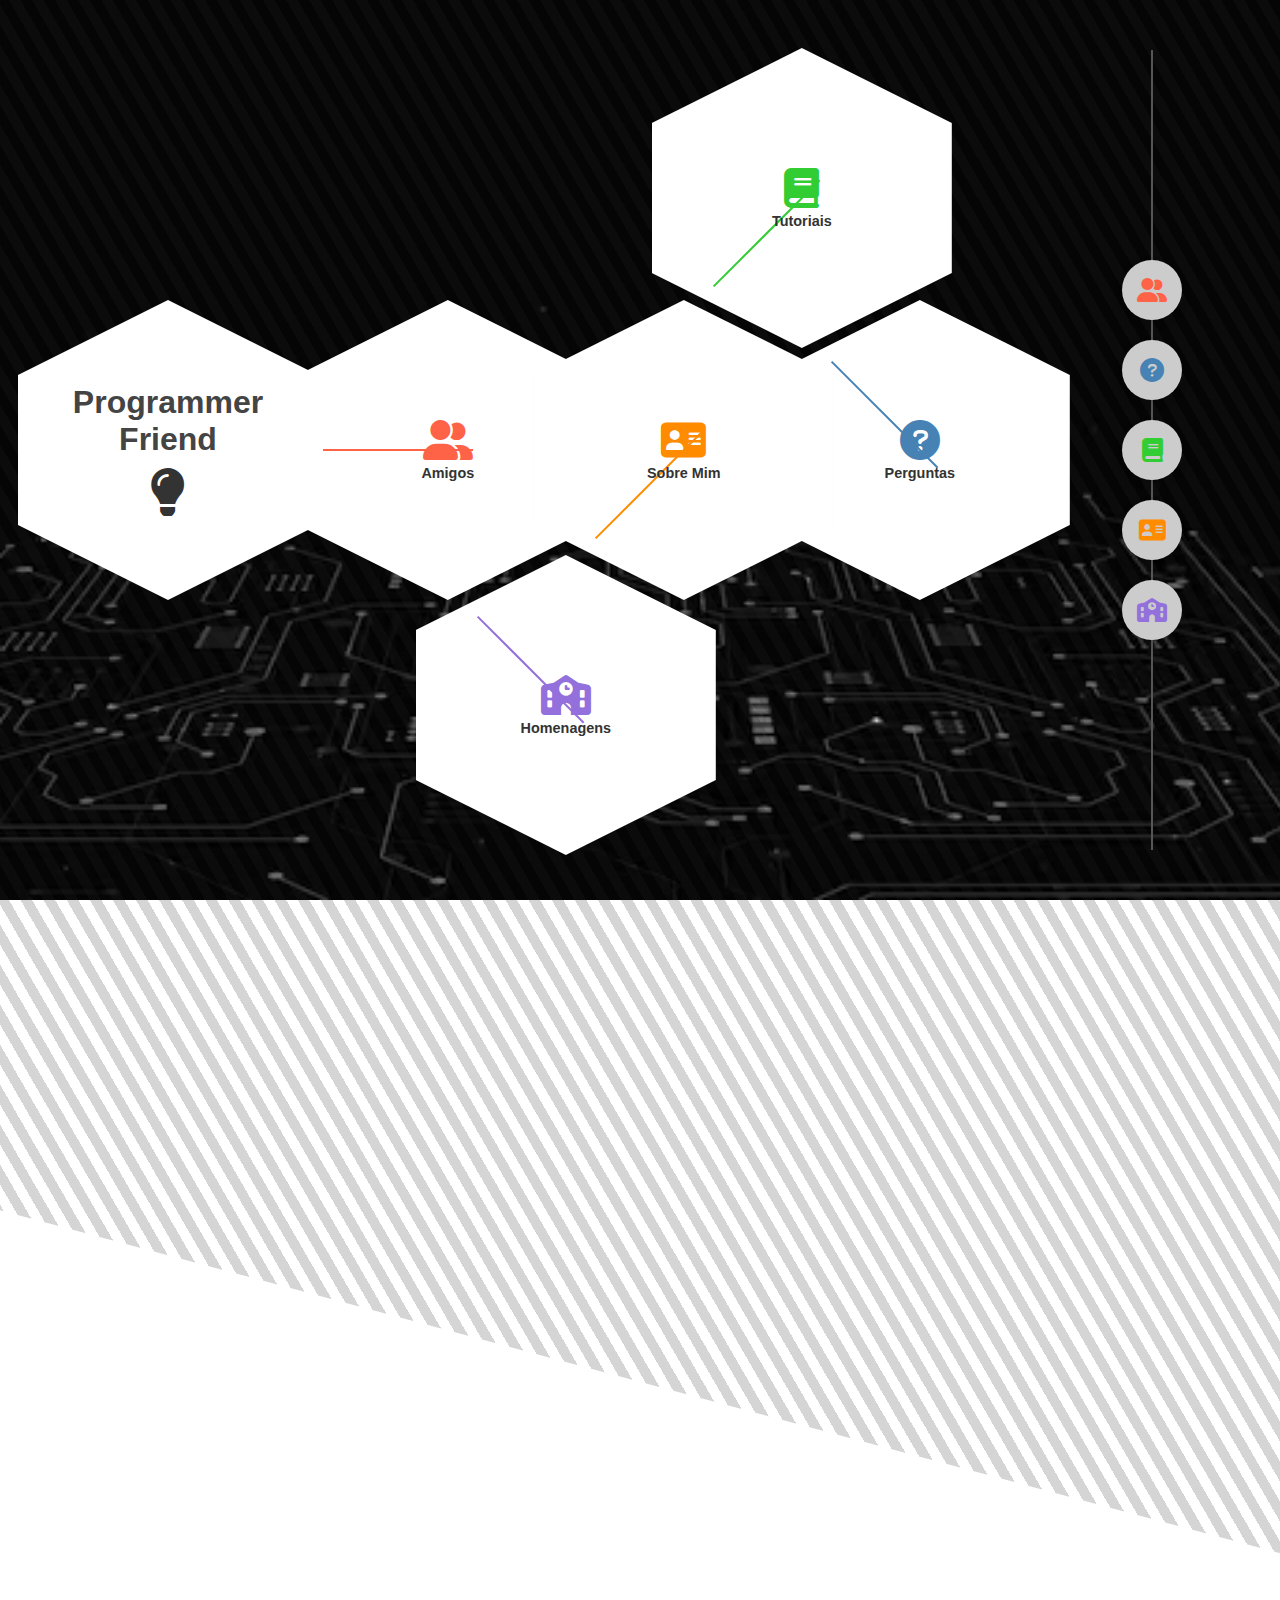
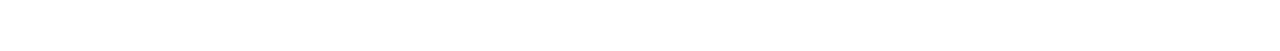
<file: index.html>
<!DOCTYPE html>
<html lang="pt-br">
<head>
    <meta charset="UTF-8">
    <meta name="viewport" content="width=device-width, initial-scale=1.0">
    <title> your programmer friend</title>
    <link rel="stylesheet" href="style.css">
    <link rel="stylesheet" href="https://cdnjs.cloudflare.com/ajax/libs/font-awesome/6.0.0-beta3/css/all.min.css">
</head>
<body class="homepage">
    <div class="main-container">

        <div class="left-section">
            <div class="main-hexagon">
                <div class="hexagon-inner">
                    <h1 class="site-title">Programmer Friend</h1>
                    <i class="fas fa-lightbulb colorful-bulb"></i>
                </div>
            </div>

            <a href="pagina1.html" class="secondary-hexagon hexagon-1">
                <i class="fas fa-user-friends"></i>
                <div class="line"></div>
                <h4>Amigos</h4>
            </a>
            <a href="pagina2.html" class="secondary-hexagon hexagon-2">
                <i class="fas fa-question-circle"></i>
                <div class="line"></div>
                <h4>Perguntas</h4>
            </a>
            <a href="pagina3.html" class="secondary-hexagon hexagon-3">
                <i class="fas fa-book"></i>
                <div class="line"></div>
                <h4>Tutoriais</h4>
            </a>
            <a href="pagina4.html" class="secondary-hexagon hexagon-4">
                <i class="fas fa-address-card"></i>
                <div class="line"></div>
                <h4>Sobre Mim</h4>
            </a>
            <a href="pagina5.html" class="secondary-hexagon hexagon-5">
                <i class="fas fa-school"></i>
                <div class="line"></div>
                <h4>Homenagens</h4>
            </a>
        </div>

        <div class="right-section">
            <a href="pagina1.html" class="small-circle circle-1">
                <i class="fas fa-user-friends circle-icon colorful-1"></i>
            </a>
            <a href="pagina2.html" class="small-circle circle-2">
                <i class="fas fa-question-circle circle-icon colorful-2"></i>
            </a>
            <a href="pagina3.html" class="small-circle circle-3">
                <i class="fas fa-book circle-icon colorful-3"></i>
            </a>
            <a href="pagina4.html" class="small-circle circle-4">
                <i class="fas fa-address-card circle-icon colorful-4"></i>
            </a>
            <a href="pagina5.html" class="small-circle circle-5">
                <i class="fas fa-school circle-icon colorful-5"></i>
            </a>
            <div class="circle-line"></div>
        </div>
    </div>
</body>

</html>
</file>
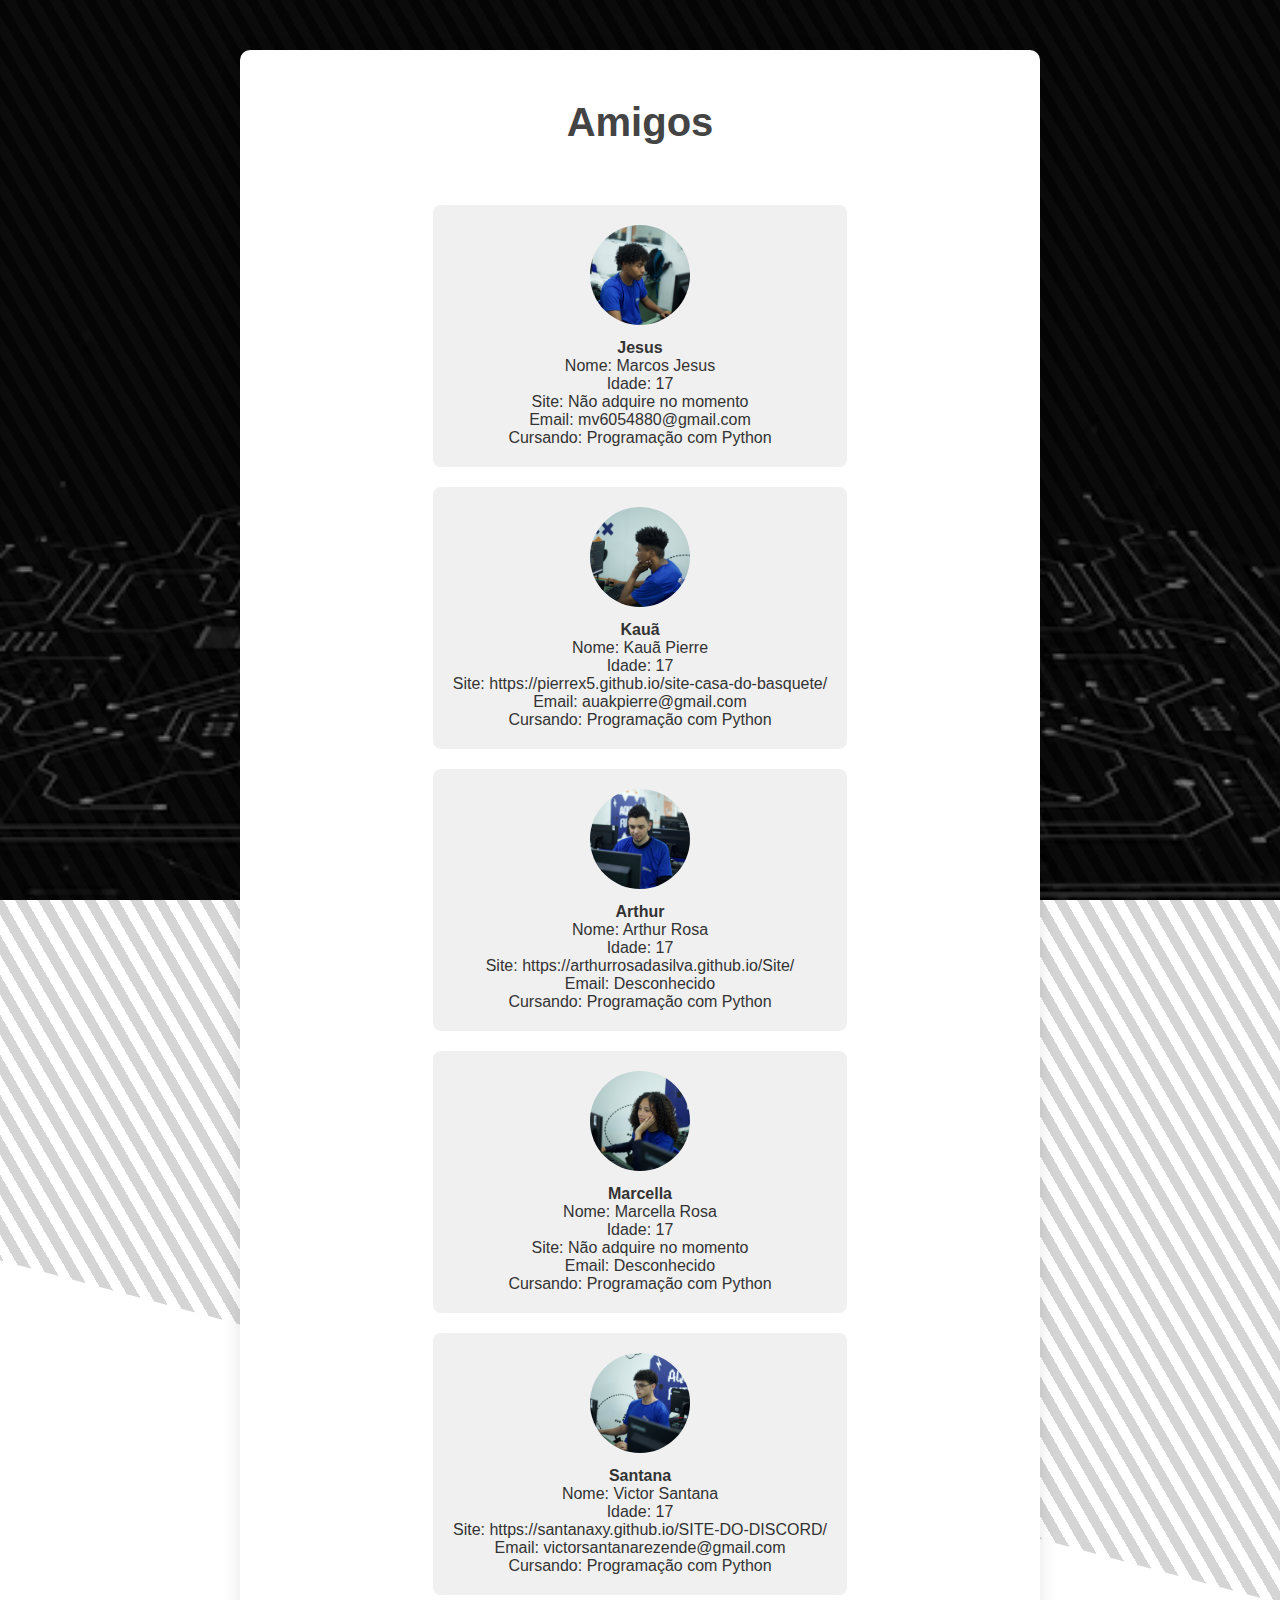
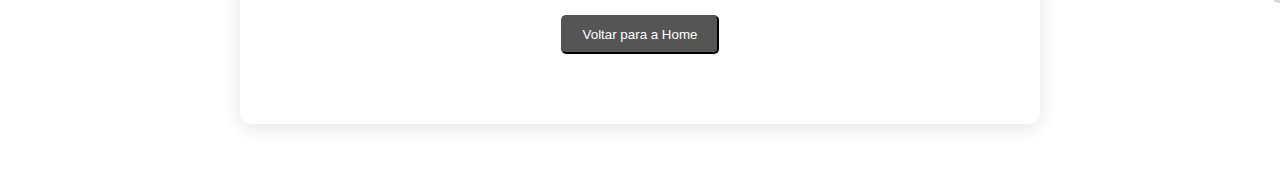
<file: pagina1.html>
<!DOCTYPE html>
<html lang="pt-br">
<head>
    <meta charset="UTF-8">
    <meta name="viewport" content="width=device-width, initial-scale=1.0">
    <title>Amigos</title>
    <link rel="stylesheet" href="style.css">
    <link rel="stylesheet" href="https://cdnjs.cloudflare.com/ajax/libs/font-awesome/6.0.0-beta3/css/all.min.css">
</head>
<body>
    <div class="content-page">
        <h2 class="page-title">Amigos</h2>
        <div class="people-grid">
            <a href="#" class="person-card">
                <img src="marcos.jpg" alt="Foto da Pessoa 1">
                <h4>Jesus</h4>
                <p>Nome: Marcos Jesus</p>
                <p>Idade: 17</p>
                <p>Site: Não adquire no momento</p>
                <p>Email: mv6054880@gmail.com</p>
                <p>Cursando: Programação com Python</p>
            </a>
            <a href="#" class="person-card">
                <img src="kaua.jpg" alt="Foto da Pessoa 2">
                <h4>Kauã</h4>
                <p>Nome: Kauã Pierre</p>
                <p>Idade: 17</p>
                <p>Site: https://pierrex5.github.io/site-casa-do-basquete/</p>
                <p>Email: auakpierre@gmail.com</p>
                <p>Cursando: Programação com Python</p>
            </a>
            <a href="#" class="person-card">
                <img src="arthu.jpg" alt="Foto da Pessoa 3">
                <h4>Arthur</h4>
                <p>Nome: Arthur Rosa</p>
                <p>Idade: 17</p>
                <p>Site: https://arthurrosadasilva.github.io/Site/</p>
                <p>Email: Desconhecido</p>
                <p>Cursando: Programação com Python</p>
            </a>
            <a href="#" class="person-card">
                <img src="marcela.jpg" alt="Foto da Pessoa 4">
                <h4>Marcella</h4>
                <p>Nome: Marcella Rosa</p>
                <p>Idade: 17</p>
                <p>Site: Não adquire no momento</p>
                <p>Email: Desconhecido</p>
                <p>Cursando: Programação com Python</p>
            </a>
            <a href="#" class="person-card">
                <img src="santana.jpg" alt="Foto da Pessoa 5">
                <h4>Santana</h4>
                <p>Nome: Victor Santana</p>
                <p>Idade: 17</p>
                <p>Site: https://santanaxy.github.io/SITE-DO-DISCORD/</p>
                <p>Email: victorsantanarezende@gmail.com</p>
                <p>Cursando: Programação com Python</p>
            </a>
        </div>
       <button class="back-button" onclick="window.location='index.html'">Voltar para a Home</button>
    </div>
</body>

</html>
</file>
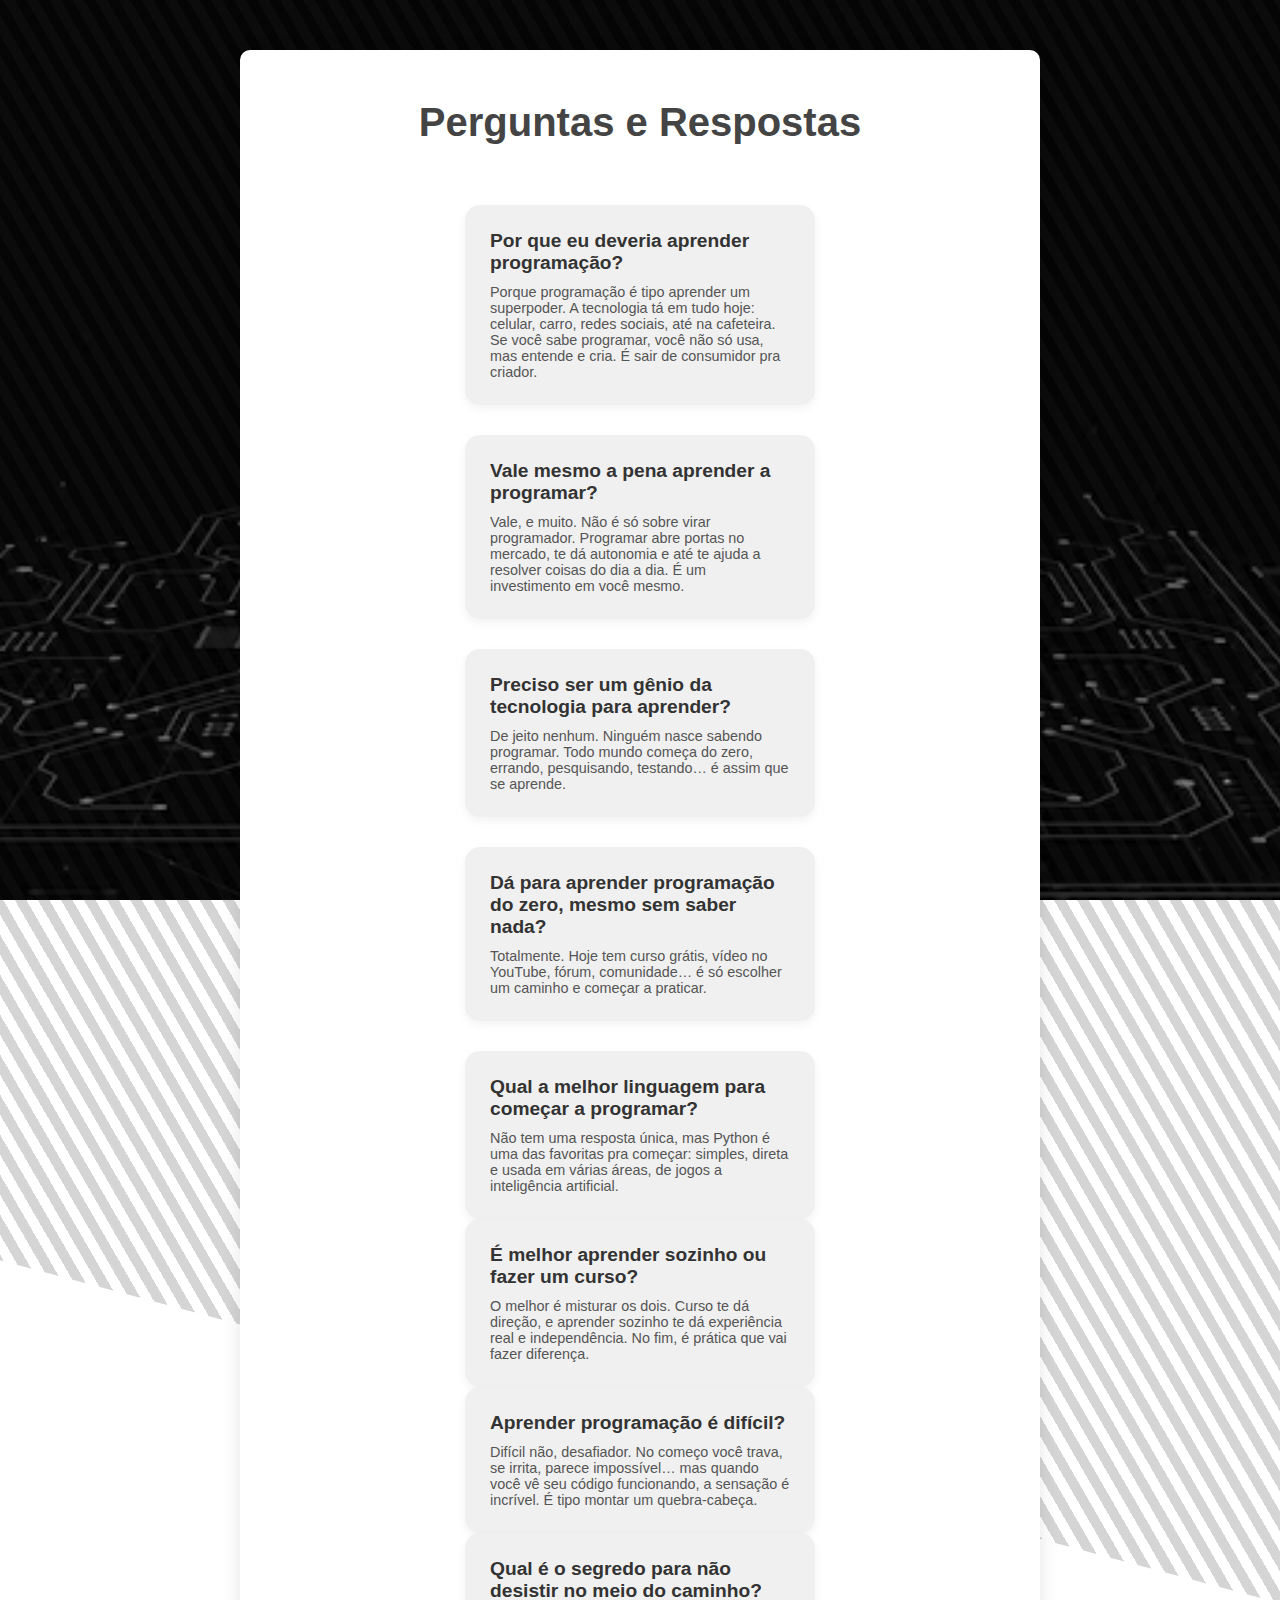
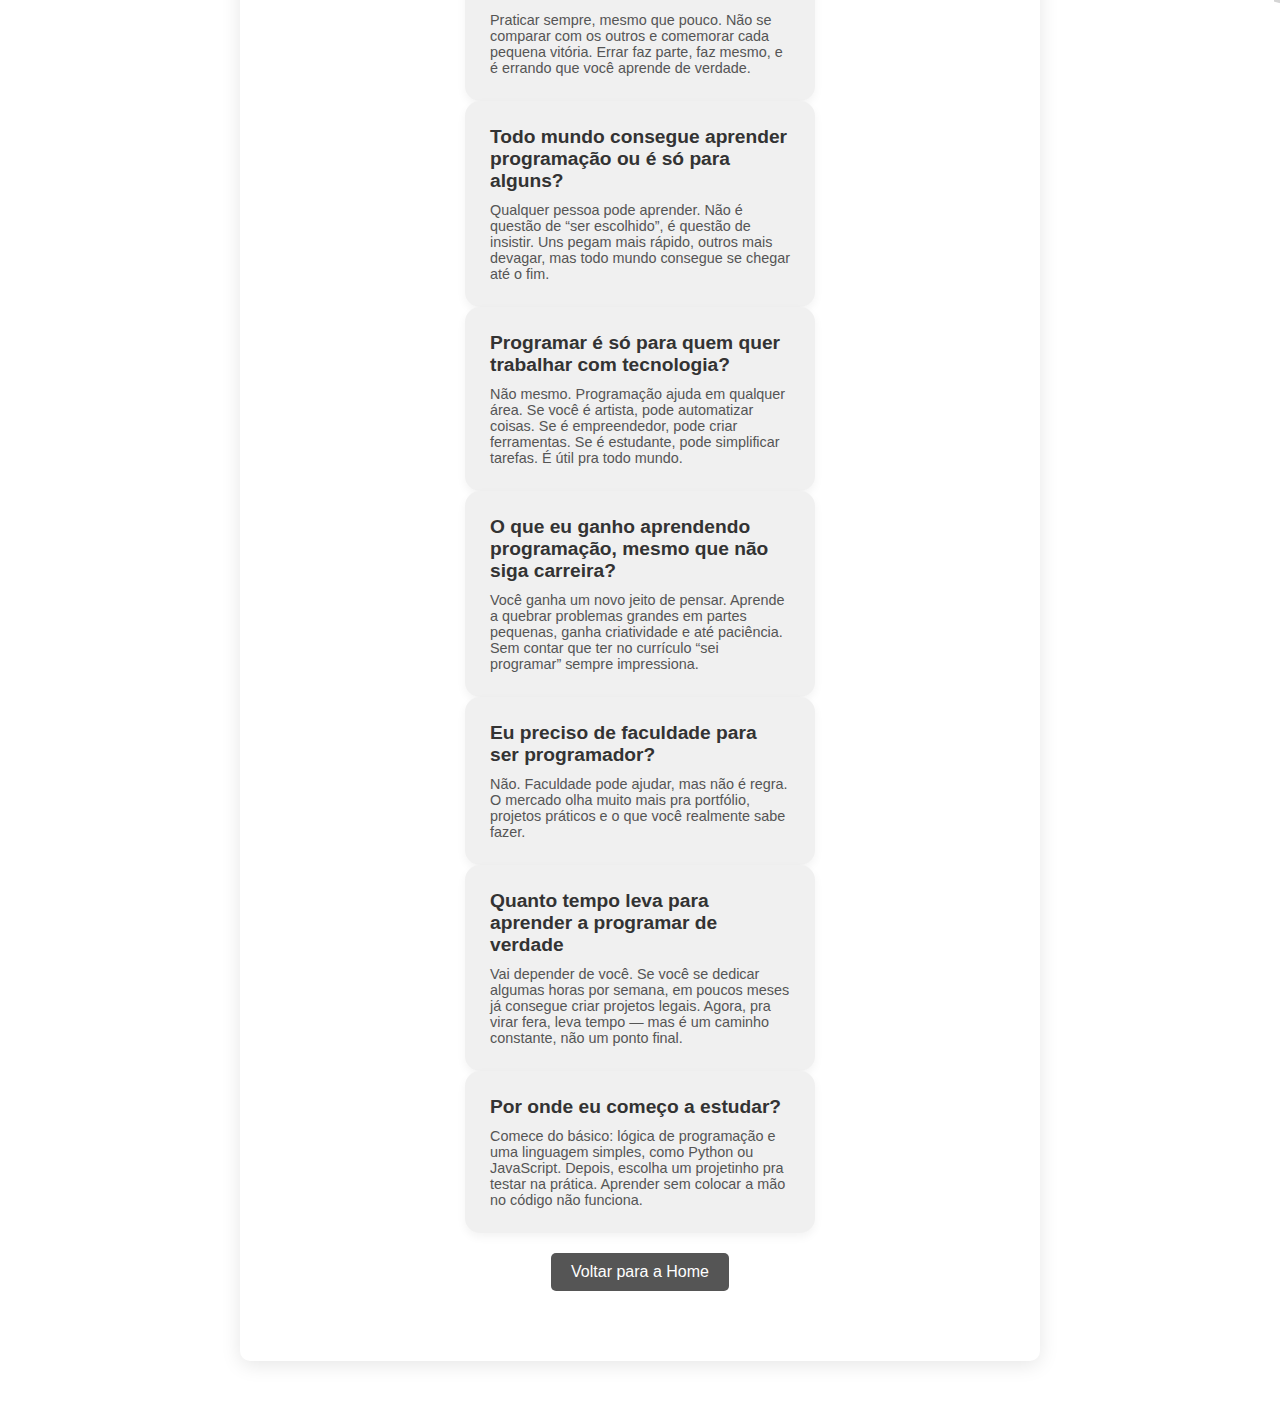
<file: pagina2.html>
<!DOCTYPE html>
<html lang="pt-br">
<head>
    <meta charset="UTF-8">
    <meta name="viewport" content="width=device-width, initial-scale=1.0">
    <title>Perguntas e Respostas</title>
    <link rel="stylesheet" href="style.css">
</head>
<body>
    <div class="content-page">
        <h2 class="page-title">Perguntas e Respostas</h2>
        <div class="faq-container">
            <div class="faq-card">
                <h3>Por que eu deveria aprender programação?</h3>
                <p>Porque programação é tipo aprender um superpoder. A tecnologia tá em tudo hoje: celular, carro, redes sociais, até na cafeteira. Se você sabe programar, você não só usa, mas entende e cria. É sair de consumidor pra criador.</p>
            </div>
            <div class="faq-card">
                <h3>Vale mesmo a pena aprender a programar?</h3>
                <p>Vale, e muito. Não é só sobre virar programador. Programar abre portas no mercado, te dá autonomia e até te ajuda a resolver coisas do dia a dia. É um investimento em você mesmo.</p>
            </div>
            <div class="faq-card">
                <h3>Preciso ser um gênio da tecnologia para aprender?</h3>
                <p>De jeito nenhum. Ninguém nasce sabendo programar. Todo mundo começa do zero, errando, pesquisando, testando… é assim que se aprende.</p>
            </div>
            <div class="faq-card">
                <h3>Dá para aprender programação do zero, mesmo sem saber nada?</h3>
                <p>Totalmente. Hoje tem curso grátis, vídeo no YouTube, fórum, comunidade… é só escolher um caminho e começar a praticar.</p>
            </div>
            <div class="faq-card">
                <h3>Qual a melhor linguagem para começar a programar?</h3>
                <p>Não tem uma resposta única, mas Python é uma das favoritas pra começar: simples, direta e usada em várias áreas, de jogos a inteligência artificial.</p>
            </div>
        </div>
        <div class="faq-card">
                <h3>É melhor aprender sozinho ou fazer um curso?</h3>
                <p>O melhor é misturar os dois. Curso te dá direção, e aprender sozinho te dá experiência real e independência. No fim, é prática que vai fazer diferença.</p>
            </div>
            <div class="faq-card">
                <h3>Aprender programação é difícil?</h3>
                <p>Difícil não, desafiador. No começo você trava, se irrita, parece impossível… mas quando você vê seu código funcionando, a sensação é incrível. É tipo montar um quebra-cabeça.</p>
            </div>
            <div class="faq-card">
                <h3>Qual é o segredo para não desistir no meio do caminho?</h3>
                <p>Praticar sempre, mesmo que pouco. Não se comparar com os outros e comemorar cada pequena vitória. Errar faz parte, faz mesmo, e é errando que você aprende de verdade.</p>
            </div>
            <div class="faq-card">
                <h3>Todo mundo consegue aprender programação ou é só para alguns?</h3>
                <p>Qualquer pessoa pode aprender. Não é questão de “ser escolhido”, é questão de insistir. Uns pegam mais rápido, outros mais devagar, mas todo mundo consegue se chegar até o fim.</p>
            </div>
            <div class="faq-card">
                <h3>Programar é só para quem quer trabalhar com tecnologia?</h3>
                <p>Não mesmo. Programação ajuda em qualquer área. Se você é artista, pode automatizar coisas. Se é empreendedor, pode criar ferramentas. Se é estudante, pode simplificar tarefas. É útil pra todo mundo.</p>
            </div>
            <div class="faq-card">
                <h3>O que eu ganho aprendendo programação, mesmo que não siga carreira?</h3>
                <p>Você ganha um novo jeito de pensar. Aprende a quebrar problemas grandes em partes pequenas, ganha criatividade e até paciência. Sem contar que ter no currículo “sei programar” sempre impressiona.</p>
            </div>
            <div class="faq-card">
                <h3>Eu preciso de faculdade para ser programador?</h3>
                <p>Não. Faculdade pode ajudar, mas não é regra. O mercado olha muito mais pra portfólio, projetos práticos e o que você realmente sabe fazer.</p>
            </div>
            <div class="faq-card">
                <h3>Quanto tempo leva para aprender a programar de verdade</h3>
                <p>Vai depender de você. Se você se dedicar algumas horas por semana, em poucos meses já consegue criar projetos legais. Agora, pra virar fera, leva tempo — mas é um caminho constante, não um ponto final.</p>
            </div>
            <div class="faq-card">
                <h3>Por onde eu começo a estudar?</h3>
                <p>Comece do básico: lógica de programação e uma linguagem simples, como Python ou JavaScript. Depois, escolha um projetinho pra testar na prática. Aprender sem colocar a mão no código não funciona.</p>
            </div>
        <a href="/" class="back-button">Voltar para a Home</a>
    </div>
</body>

</html>
</file>
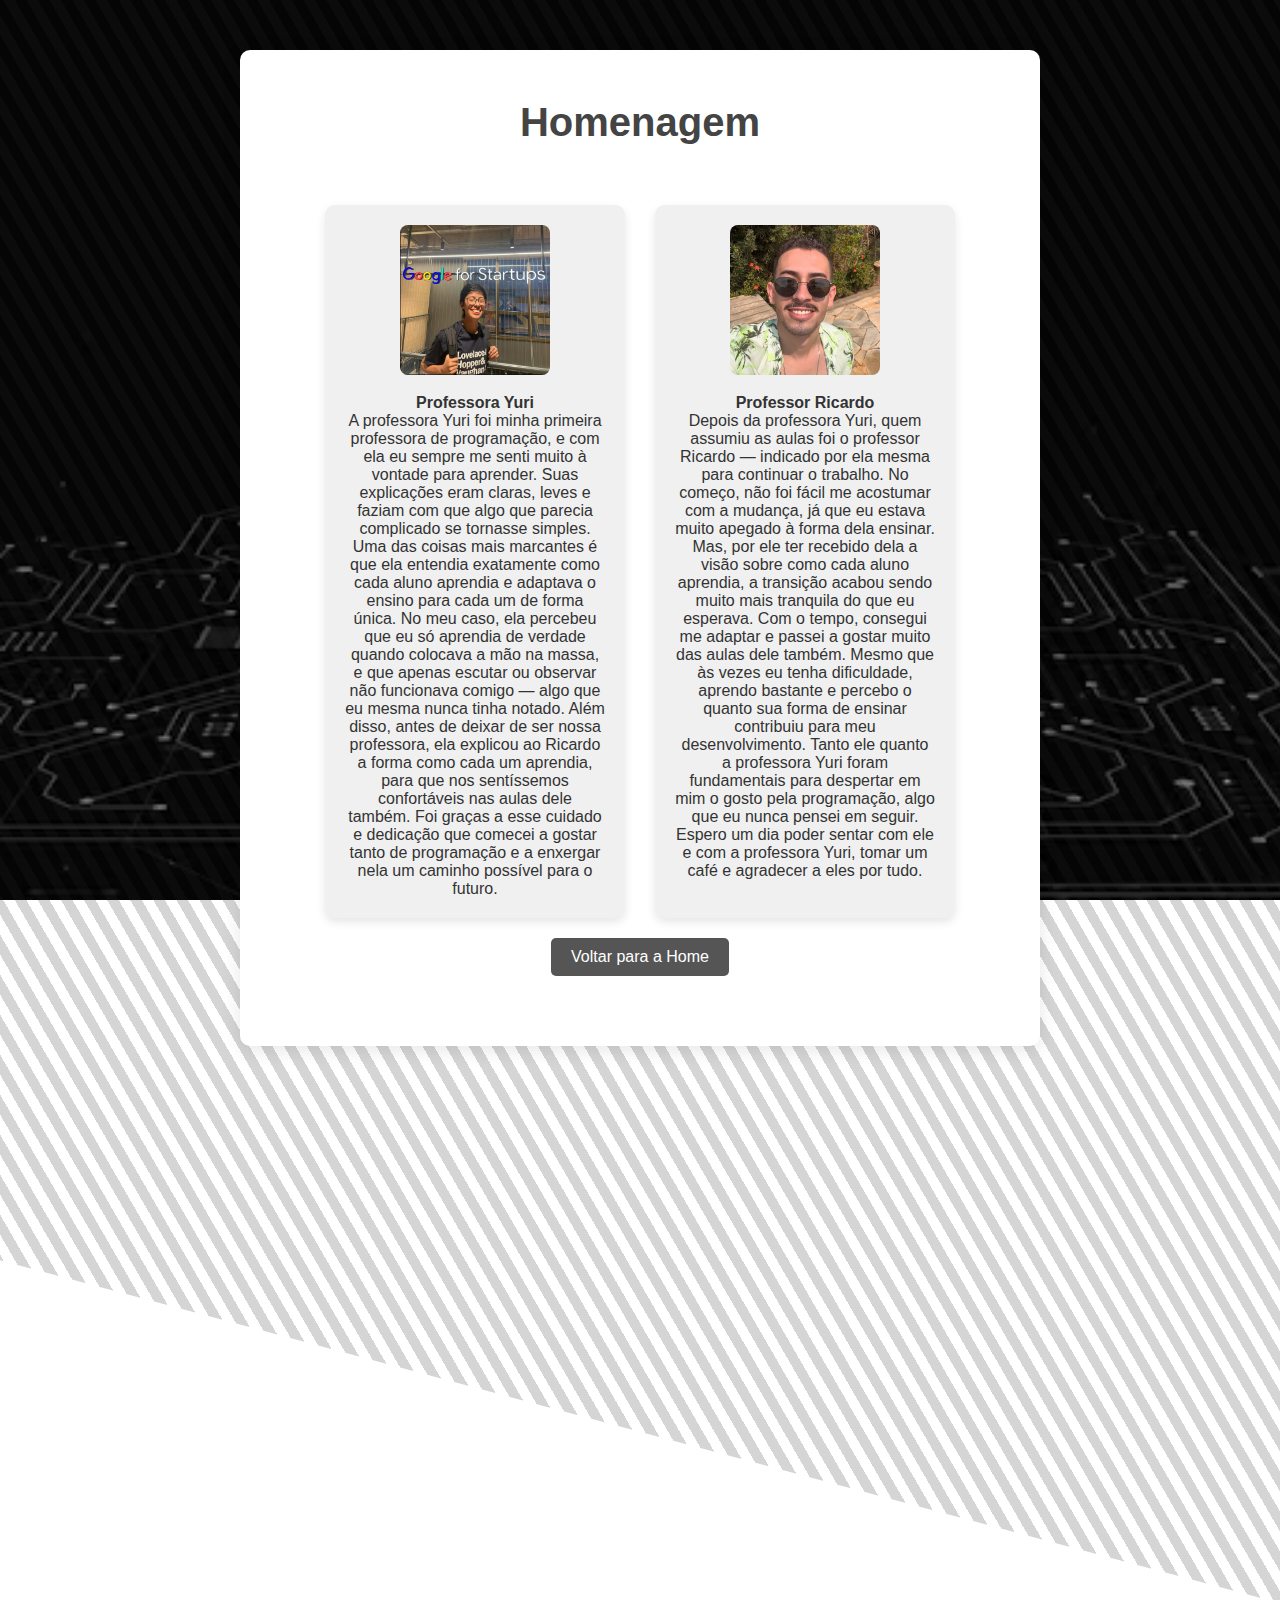
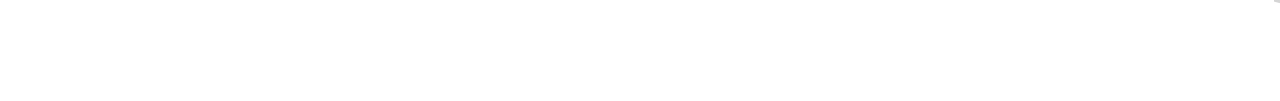
<file: pagina5.html>
<!DOCTYPE html>
<html lang="pt-br">
<head>
    <meta charset="UTF-8">
    <meta name="viewport" content="width=device-width, initial-scale=1.0">
    <title>Homenagem</title>
    <link rel="stylesheet" href="style.css">
</head>
<body>
    <div class="content-page">
        <h2 class="page-title">Homenagem</h2>
        <div class="tribute-container">
            <div class="tribute-card">
                <img src="yuri.jpeg" alt="Foto do Professor 1">
                <h4>Professora Yuri</h4>
                <p>A professora Yuri foi minha primeira professora de programação, e com ela eu sempre me senti muito à vontade para aprender. Suas explicações eram claras, leves e faziam com que algo que parecia complicado se tornasse simples. Uma das coisas mais marcantes é que ela entendia exatamente como cada aluno aprendia e adaptava o ensino para cada um de forma única. No meu caso, ela percebeu que eu só aprendia de verdade quando colocava a mão na massa, e que apenas escutar ou observar não funcionava comigo — algo que eu mesma nunca tinha notado. Além disso, antes de deixar de ser nossa professora, ela explicou ao Ricardo a forma como cada um aprendia, para que nos sentíssemos confortáveis nas aulas dele também. Foi graças a esse cuidado e dedicação que comecei a gostar tanto de programação e a enxergar nela um caminho possível para o futuro.</p>
            </div>
            <div class="tribute-card">
                <img src="ricardo.jpeg" alt="Foto do Professor 2">
                <h4>Professor Ricardo</h4>
                <p>Depois da professora Yuri, quem assumiu as aulas foi o professor Ricardo — indicado por ela mesma para continuar o trabalho. No começo, não foi fácil me acostumar com a mudança, já que eu estava muito apegado à forma dela ensinar. Mas, por ele ter recebido dela a visão sobre como cada aluno aprendia, a transição acabou sendo muito mais tranquila do que eu esperava. Com o tempo, consegui me adaptar e passei a gostar muito das aulas dele também. Mesmo que às vezes eu tenha dificuldade, aprendo bastante e percebo o quanto sua forma de ensinar contribuiu para meu desenvolvimento. Tanto ele quanto a professora Yuri foram fundamentais para despertar em mim o gosto pela programação, algo que eu nunca pensei em seguir.
Espero um dia poder sentar com ele e com a professora Yuri, tomar um café e agradecer a eles por tudo.</p>
            </div>
        </div>
        <a href="/" class="back-button">Voltar para a Home</a>
    </div>
</body>

</html>
</file>
<file: style.css>
/* Importando a fonte do Google Fonts */
@import url('https://fonts.com/css2?family=Montserrat:wght@400;700&display=swap');

/* Reset Básico e Fundo */
* {
    margin: 0;
    padding: 0;
    box-sizing: border-box;
}

body {
    font-family: 'Montserrat', sans-serif;
    /* LINHA ATUALIZADA: Adicionando a imagem de fundo */
    background: url('fundo.jfif') no-repeat center center fixed;
    background-size: cover;
    color: #333;
    position: relative;
    overflow-y: auto;
}

/* Linhas de fundo que remetem à tecnologia */
body::before, body::after {
    content: '';
    position: absolute;
    width: 200vw;
    height: 200vh;
    background: repeating-linear-gradient(
        45deg,
        rgba(37, 37, 37, 0.1),
        rgba(37, 37, 37, 0.1) 10px,
        transparent 10px,
        transparent 20px
    );
    top: -50vh;
    left: -50vw;
    z-index: -1;
    transform: rotate(15deg);
}

/* Container principal da homepage */
.main-container {
    display: flex;
    justify-content: center;
    align-items: center;
    height: 100vh;
    padding: 50px;
}

/* Seção da esquerda: Hexágonos */
.left-section {
    position: relative;
    width: 100%;
    display: flex;
    justify-content: center;
    align-items: center;
}

/* Estilo do Hexágono Principal */
.main-hexagon {
    position: relative;
    left: -40%; /* Move o hexágono principal um pouco para a esquerda */
    width: 300px;
    height: 300px;
    background-color: white;
    clip-path: polygon(50% 0%, 100% 25%, 100% 75%, 50% 100%, 0% 75%, 0% 25%);
    display: flex;
    justify-content: center;
    align-items: center;
    box-shadow: 0 4px 15px rgba(0, 0, 0, 0.1);
    z-index: 10;
}

.hexagon-inner {
    text-align: center;
    padding: 20px;
}

.site-title {
    font-size: 2em;
    font-weight: 700;
    color: #444;
}

.colorful-bulb {
    font-size: 3em;
    margin-top: 10px;
    animation: colorful-glow 2s infinite alternate;
}

@keyframes colorful-glow {
    0% { color: #ff00ff; }
    25% { color: #00ff00; }
    50% { color: #0000ff; }
    75% { color: #ffff00; }
    100% { color: #ff0000; }
}

/* Estilo dos Hexágonos Secundários */
.secondary-hexagon {
    position: absolute;
    width: 300px;
    height: 300px;
    background-color: white;
    clip-path: polygon(50% 0%, 100% 25%, 100% 75%, 50% 100%, 0% 75%, 0% 25%);
    display: flex;
    flex-direction: column;
    justify-content: center;
    align-items: center;
    box-shadow: 0 4px 15px rgba(0, 0, 0, 0.1);
    transition: transform 0.3s ease, background-color 0.3s ease;
    text-decoration: none;
    color: #333;
    z-index: 5;
}

.secondary-hexagon:hover {
    transform: scale(1.1);
    z-index: 11;
}

.secondary-hexagon i {
    font-size: 2.5em;
    margin-bottom: 5px;
}

.secondary-hexagon h4 {
    font-size: 0.9em;
    font-weight: 700;
    text-align: center;
}

.secondary-hexagon .line {
    position: absolute;
    height: 2px;
    background: transparent;
    transition: all 0.5s ease;
    z-index: -1;
}

/* Posições dos Hexágonos Secundários (Ajustadas com precisão) */
.hexagon-1 { top: 0%; left: 21%; } /* Amigos (acima, mais à esquerda) */
.hexagon-1 .line { width: 150px; transform: rotate(0deg) translateX(-50px); }

.hexagon-2 { top: 50%; left: 61%; transform: translateY(-50%); } /* Perguntas (à esquerda do principal) */
.hexagon-2 .line { width: 150px; transform: rotate(45deg) translateX(-50px); }

.hexagon-3 { bottom: 84%; left:51%; } /* Tutoriais (abaixo, mais à esquerda) */
.hexagon-3 .line { width: 150px; transform: rotate(-45deg) translateX(-50px); }

.hexagon-4 { top: 0%; left: 41%; } /* Sobre Mim (abaixo, mais à direita) */
.hexagon-4 .line { width: 150px; transform: rotate(-45deg) translateX(-50px); }

.hexagon-5 { top: 135%; left: 31%; transform: translateY(-50%); } /* Homenagens (à direita do principal) */
.hexagon-5 .line { width: 150px; transform: rotate(45deg) translateX(-50px); }


/* Cores das linhas e dos ícones dos hexágonos */
.hexagon-1 .line { background-color: #ff6347; }
.hexagon-2 .line { background-color: #4682b4; }
.hexagon-3 .line { background-color: #32cd32; }
.hexagon-4 .line { background-color: #ff8c00; }
.hexagon-5 .line { background-color: #9370db; }

.hexagon-1 i { color: #ff6347; }
.hexagon-2 i { color: #4682b4; }
.hexagon-3 i { color: #32cd32; }
.hexagon-4 i { color: #ff8c00; }
.hexagon-5 i { color: #9370db; }


/* Seção da direita: Círculos */
.right-section {
    position: absolute;
    right: 0%;
    width: 20%;
    display: flex;
    flex-direction: column;
    align-items: center;
    justify-content: center;
    height: 100vh;
}

/* Círculos cinzas menores */
.small-circle {
    width: 60px;
    height: 60px;
    background-color: #ccc;
    border-radius: 50%;
    display: flex;
    justify-content: center;
    align-items: center;
    margin: 10px 0;
    box-shadow: 0 4px 10px rgba(0, 0, 0, 0.1);
    transition: transform 0.3s ease, box-shadow 0.3s ease;
    text-decoration: none;
    z-index: 5;
}

.small-circle:hover {
    transform: scale(1.1);
    box-shadow: 0 6px 20px rgba(0, 0, 0, 0.2);
}

.circle-icon {
    font-size: 1.5em;
}

/* Cores dos ícones dos círculos */
.colorful-1 { color: #ff6347; }
.colorful-2 { color: #4682b4; }
.colorful-3 { color: #32cd32; }
.colorful-4 { color: #ff8c00; }
.colorful-5 { color: #9370db; }

/* Linha que conecta os círculos */
.circle-line {
    position: absolute;
    width: 2px;
    height: calc(100% - 100px);
    background: #555;
    top: 50px;
    z-index: 1;
}

/* Estilos de Botão de Voltar */
.back-button {
    display: inline-block;
    padding: 10px 20px;
    margin: 20px;
    background-color: #555;
    color: white;
    text-decoration: none;
    border-radius: 5px;
    transition: background-color 0.3s ease;
}

.back-button:hover {
    background-color: #333;
}

/* Estilos para as páginas internas */
.content-page {
    padding: 50px;
    display: flex;
    flex-direction: column;
    align-items: center;
    text-align: center;
    background-color: white;
    border-radius: 10px;
    box-shadow: 0 4px 20px rgba(0, 0, 0, 0.1);
    max-width: 800px;
    margin: 50px auto;
    min-height: calc(100vh - 100px);
}

h2.page-title {
    font-size: 2.5em;
    margin-bottom: 30px;
    color: #444;
}

/* Estilos específicos para a página 1 */
.people-grid {
    display: grid;
    grid-template-columns: repeat(auto-fit, minmax(200px, 1fr));
    gap: 20px;
    margin-top: 30px;
}

.person-card {
    background-color: #f0f0f0;
    padding: 20px;
    border-radius: 8px;
    transition: transform 0.3s ease, box-shadow 0.3s ease;
    cursor: pointer;
    text-decoration: none;
    color: #333;
}

.person-card:hover {
    transform: translateY(-5px);
    box-shadow: 0 6px 15px rgba(0, 0, 0, 0.1);
}

.person-card img {
    width: 100px;
    height: 100px;
    border-radius: 50%;
    object-fit: cover;
    margin-bottom: 10px;
}

/* Estilos para as perguntas (página 2) */
.faq-container {
    display: flex;
    flex-wrap: wrap;
    justify-content: space-around;
    gap: 30px;
    margin-top: 30px;
}

.faq-card {
    background-color: #f0f0f0;
    padding: 25px;
    border-radius: 15px;
    width: 350px;
    text-align: left;
    box-shadow: 0 4px 10px rgba(0, 0, 0, 0.05);
}

.faq-card h3 {
    font-size: 1.2em;
    margin-bottom: 10px;
}

.faq-card p {
    font-size: 0.9em;
    color: #555;
}

/* Estilos para a página de tutoriais (página 3) */
.tutorials-grid {
    display: grid;
    grid-template-columns: repeat(auto-fit, minmax(250px, 1fr));
    gap: 20px;
    margin-top: 30px;
}

.tutorial-card {
    padding: 20px;
    border-radius: 10px;
    color: white;
    transition: transform 0.3s ease, box-shadow 0.3s ease;
    text-decoration: none;
}

.tutorial-card:hover {
    transform: translateY(-5px);
    box-shadow: 0 6px 15px rgba(0, 0, 0, 0.1);
}

/* Cores dos cards de tutorial */
.tutorial-card:nth-child(1) { background-color: #e74c3c; }
.tutorial-card:nth-child(2) { background-color: #3498db; }
.tutorial-card:nth-child(3) { background-color: #2ecc71; }
.tutorial-card:nth-child(4) { background-color: #f1c40f; }

.tutorial-card h4 {
    font-size: 1.1em;
    margin-bottom: 5px;
}

.tutorial-card p {
    font-size: 0.8em;
}

.tutorial-text-bubble {
    background-color: #f9f9f9;
    padding: 30px;
    border-radius: 20px;
    box-shadow: 0 4px 15px rgba(0, 0, 0, 0.1);
    margin: 30px auto;
    width: 90%;
    max-width: 700px;
    text-align: left;
    line-height: 1.6;
}

/* Estilos para a página "Sobre Mim" (página 4) */
.bio-section {
    position: relative;
    padding: 40px;
    border-radius: 15px;
    display: flex;
    justify-content: center;
    align-items: center;
    flex-wrap: wrap;
}

.my-photo {
    width: 250px;
    height: 250px;
    border-radius: 50%;
    object-fit: cover;
    border: 5px solid #fff;
    box-shadow: 0 4px 15px rgba(0, 0, 0, 0.2);
    margin-right: 40px;
}

.bio-bubble {
    background-color: #f0f0f0;
    padding: 30px;
    border-radius: 20px;
    width: 400px;
    text-align: left;
    box-shadow: 0 4px 10px rgba(0, 0, 0, 0.1);
}

.bio-bubble h3 {
    margin-bottom: 10px;
}

/* Estilos para a página de homenagem (página 5) */
.tribute-container {
    display: flex;
    justify-content: space-around;
    gap: 30px;
    flex-wrap: wrap;
    margin-top: 30px;
}

.tribute-card {
    background-color: #f0f0f0;
    padding: 20px;
    border-radius: 10px;
    width: 300px;
    text-align: center;
    box-shadow: 0 4px 10px rgba(0, 0, 0, 0.1);
}

.tribute-card img {
    width: 150px;
    height: 150px;
    object-fit: cover;
    border-radius: 8px;
    margin-bottom: 15px;
}
</file>
